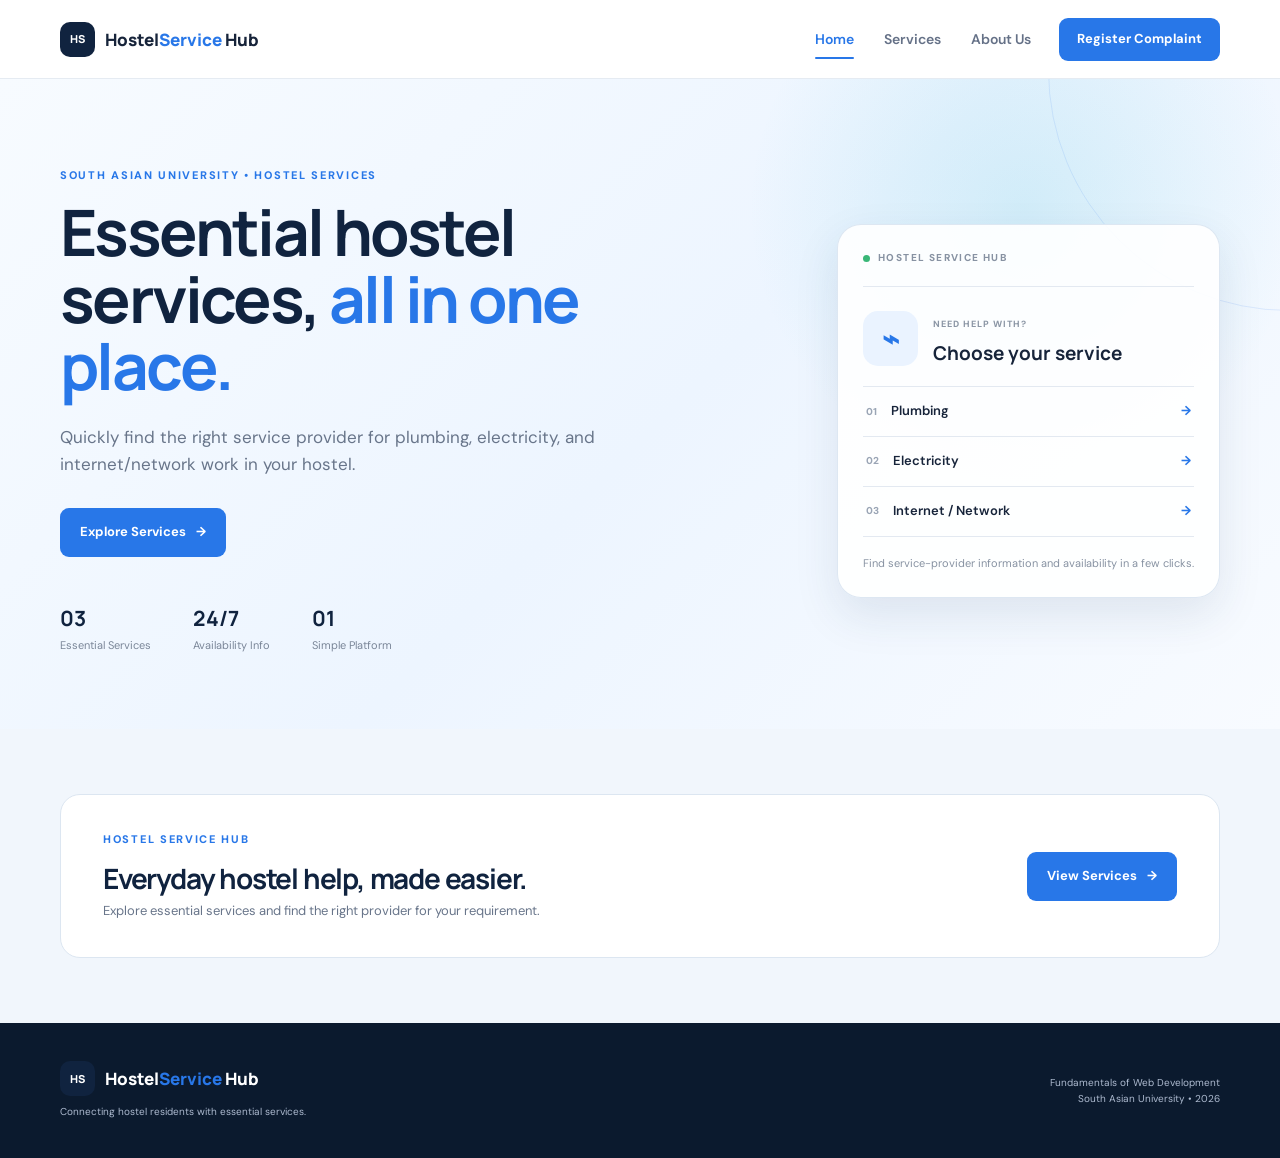
<file: index.html>
<!DOCTYPE html>
<html lang="en">
<head>
  <meta charset="UTF-8">
  <meta name="viewport" content="width=device-width, initial-scale=1.0">
  <title>Home | Hostel Service Hub</title>
  <link rel="stylesheet" href="css/style.css">
</head>
<body>

<header class="site-header">
  <div class="container nav-wrapper">
    <a href="index.html" class="logo"><span class="logo-mark">HS</span><span>Hostel<span class="logo-accent">Service</span> Hub</span></a>
    <nav class="navbar" aria-label="Main navigation">
      <a href="index.html" class="active">Home</a>
      <a href="pages/services.html" class="">Services</a>
      <a href="pages/about.html" class="">About Us</a>
    </nav>
    <a href="pages/complaint.html" class="nav-button">Register Complaint</a>
  </div>
</header>

<main>

<section class="hero">
  <div class="container hero-grid">
    <div class="hero-content">
      <p class="eyebrow">SOUTH ASIAN UNIVERSITY • HOSTEL SERVICES</p>
      <h1>Essential hostel services, <span>all in one place.</span></h1>
      <p class="hero-text">Quickly find the right service provider for plumbing, electricity, and internet/network work in your hostel.</p>
      <div class="hero-actions">
        <a href="pages/services.html" class="primary-button">Explore Services <span>→</span></a>
      </div>
      <div class="hero-stats">
        <div><strong>03</strong><span>Essential Services</span></div>
        <div><strong>24/7</strong><span>Availability Info</span></div>
        <div><strong>01</strong><span>Simple Platform</span></div>
      </div>
    </div>
    <div class="hero-card">
      <div class="hero-card-top"><span class="status-dot"></span><span>HOSTEL SERVICE HUB</span></div>
      <div class="service-preview"><div class="preview-icon blue">⌁</div><div><small>NEED HELP WITH?</small><h3>Choose your service</h3></div></div>
      <div class="preview-list">
        <div><span>01</span> Plumbing <b>→</b></div>
        <div><span>02</span> Electricity <b>→</b></div>
        <div><span>03</span> Internet / Network <b>→</b></div>
      </div>
      <p class="card-note">Find service-provider information and availability in a few clicks.</p>
    </div>
  </div>
</section>
<section class="contact-section">
  <div class="container contact-box">
    <div><p class="eyebrow">HOSTEL SERVICE HUB</p><h2>Everyday hostel help, made easier.</h2><p>Explore essential services and find the right provider for your requirement.</p></div>
    <a href="pages/services.html" class="primary-button">View Services <span>→</span></a>
  </div>
</section>

</main>

<footer class="site-footer">
  <div class="container footer-wrapper">
    <div>
      <a href="index.html" class="logo footer-logo"><span class="logo-mark">HS</span><span>Hostel<span class="logo-accent">Service</span> Hub</span></a>
      <p>Connecting hostel residents with essential services.</p>
    </div>
    <div class="footer-right">
      <p>Fundamentals of Web Development</p>
      <p>South Asian University • 2026</p>
    </div>
  </div>
</footer>

</body>
</html>
</file>
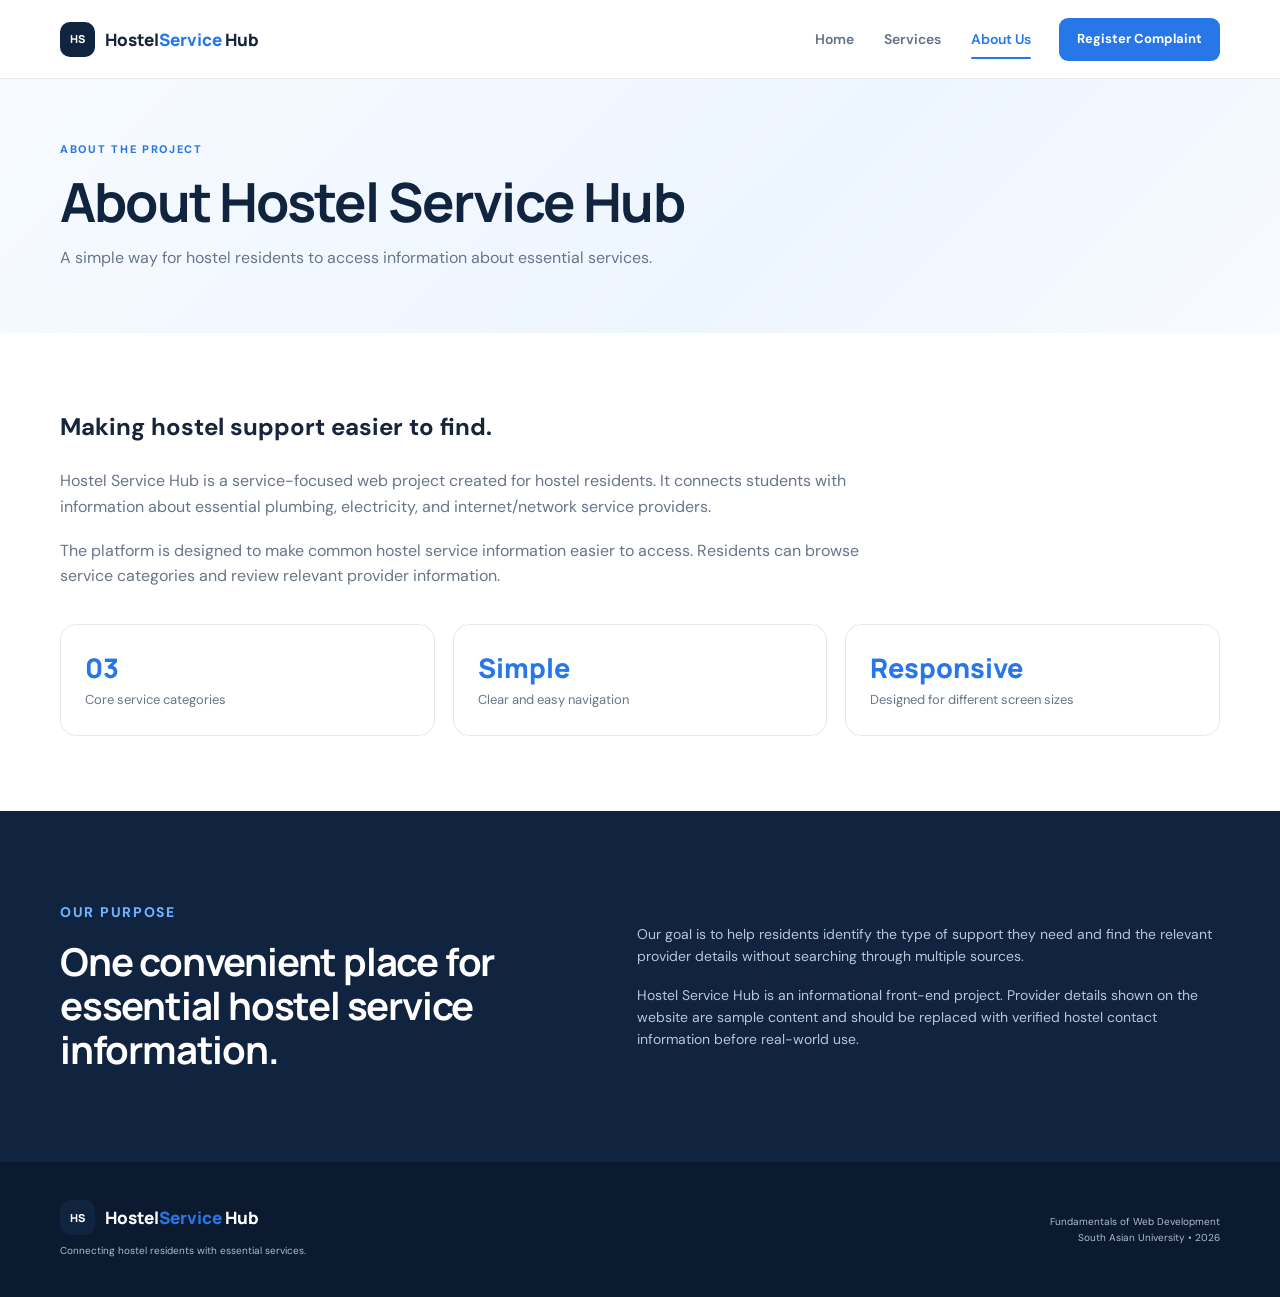
<file: pages/about.html>
<!DOCTYPE html>
<html lang="en">
<head>
  <meta charset="UTF-8">
  <meta name="viewport" content="width=device-width, initial-scale=1.0">
  <title>About Us | Hostel Service Hub</title>
  <link rel="stylesheet" href="../css/style.css">
</head>
<body>

<header class="site-header">
  <div class="container nav-wrapper">
    <a href="../index.html" class="logo"><span class="logo-mark">HS</span><span>Hostel<span class="logo-accent">Service</span> Hub</span></a>
    <nav class="navbar" aria-label="Main navigation">
      <a href="../index.html" class="">Home</a>
      <a href="services.html" class="">Services</a>
      <a href="about.html" class="active">About Us</a>
    </nav>
    <a href="complaint.html" class="nav-button">Register Complaint</a>
  </div>
</header>

<main>

<section class="page-banner"><div class="container">
  <p class="eyebrow">ABOUT THE PROJECT</p><h1>About Hostel Service Hub</h1>
  <p>A simple way for hostel residents to access information about essential services.</p>
</div></section>
<section class="page-content"><div class="container">
  <div class="about-copy">
    <h2 class="section-heading" style="margin-bottom:22px">Making hostel support easier to find.</h2>
    <p>Hostel Service Hub is a service-focused web project created for hostel residents. It connects students with information about essential plumbing, electricity, and internet/network service providers.</p>
    <p>The platform is designed to make common hostel service information easier to access. Residents can browse service categories and review relevant provider information.</p>
  </div>
  <div class="about-highlights">
    <div class="highlight-card"><strong>03</strong><span>Core service categories</span></div>
    <div class="highlight-card"><strong>Simple</strong><span>Clear and easy navigation</span></div>
    <div class="highlight-card"><strong>Responsive</strong><span>Designed for different screen sizes</span></div>
  </div>
</div></section>
<section class="about-section"><div class="container about-grid">
  <div><p class="eyebrow">OUR PURPOSE</p><h2>One convenient place for essential hostel service information.</h2></div>
  <div><p>Our goal is to help residents identify the type of support they need and find the relevant provider details without searching through multiple sources.</p><p>Hostel Service Hub is an informational front-end project. Provider details shown on the website are sample content and should be replaced with verified hostel contact information before real-world use.</p></div>
</div></section>

</main>

<footer class="site-footer">
  <div class="container footer-wrapper">
    <div>
      <a href="../index.html" class="logo footer-logo"><span class="logo-mark">HS</span><span>Hostel<span class="logo-accent">Service</span> Hub</span></a>
      <p>Connecting hostel residents with essential services.</p>
    </div>
    <div class="footer-right">
      <p>Fundamentals of Web Development</p>
      <p>South Asian University • 2026</p>
    </div>
  </div>
</footer>

</body>
</html>
</file>
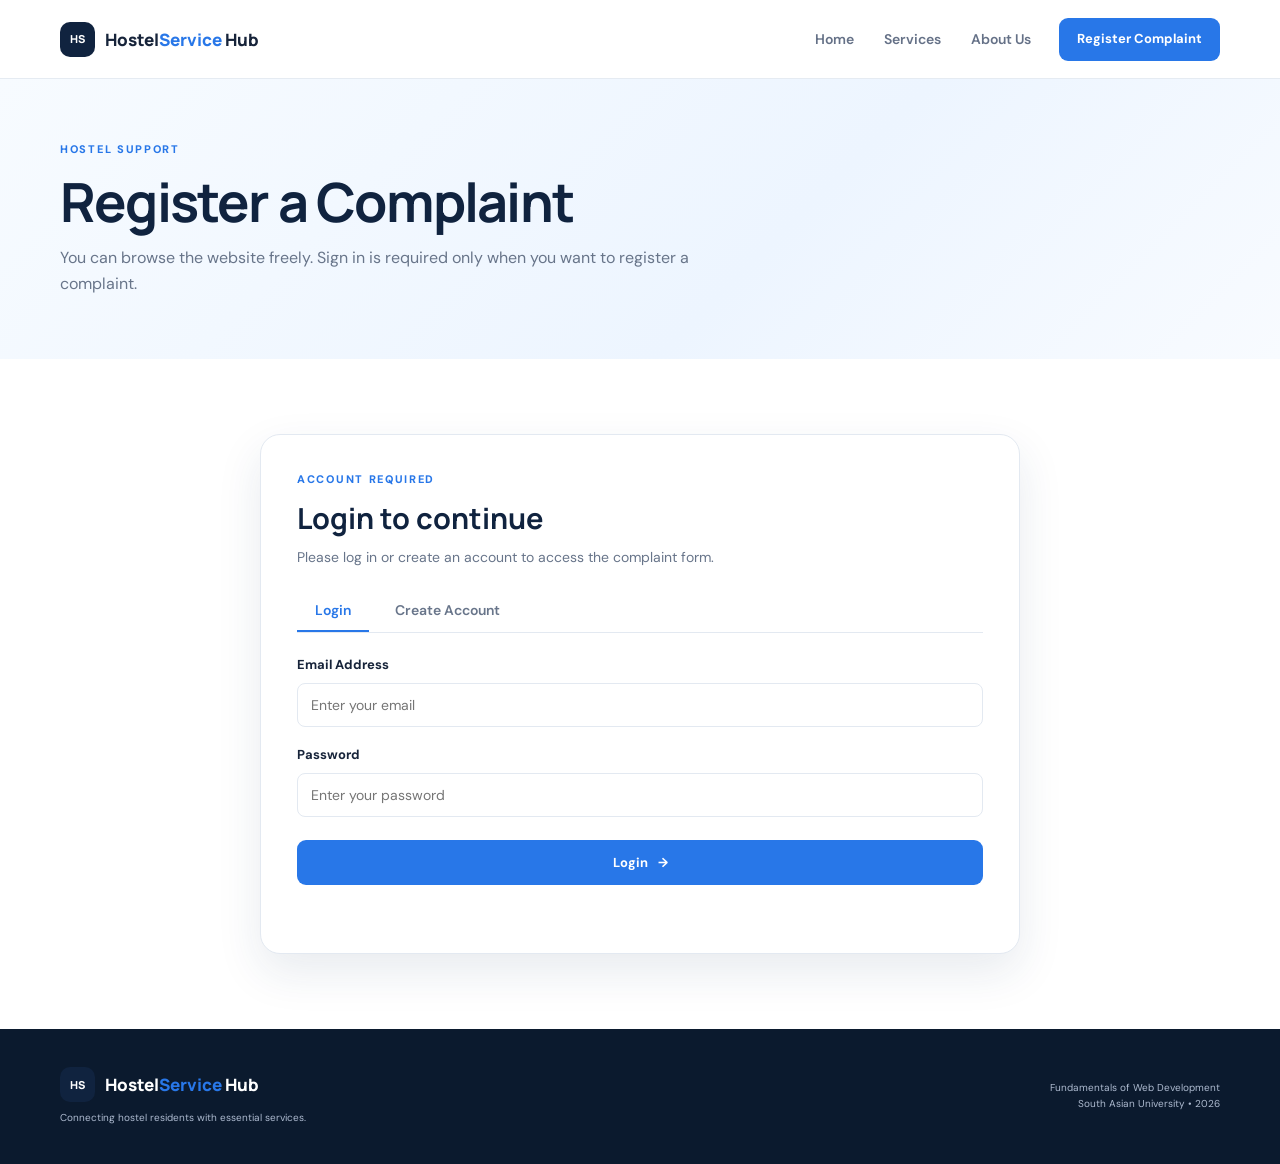
<file: pages/complaint.html>
<!DOCTYPE html>
<html lang="en">
<head>
  <meta charset="UTF-8">
  <meta name="viewport" content="width=device-width, initial-scale=1.0">
  <title>Register a Complaint | Hostel Service Hub</title>
  <link rel="stylesheet" href="../css/style.css">
</head>
<body>

<header class="site-header">
  <div class="container nav-wrapper">
    <a href="../index.html" class="logo"><span class="logo-mark">HS</span><span>Hostel<span class="logo-accent">Service</span> Hub</span></a>
    <nav class="navbar" aria-label="Main navigation">
      <a href="../index.html">Home</a>
      <a href="services.html">Services</a>
      <a href="about.html">About Us</a>
    </nav>
    <a href="complaint.html" class="nav-button">Register Complaint</a>
  </div>
</header>

<main>
  <section class="page-banner">
    <div class="container">
      <p class="eyebrow">HOSTEL SUPPORT</p>
      <h1>Register a Complaint</h1>
      <p>You can browse the website freely. Sign in is required only when you want to register a complaint.</p>
    </div>
  </section>

  <section class="page-content">
    <div class="container complaint-container">

      <!-- This section is shown to visitors who are not signed in. -->
      <div id="authSection" class="auth-card">
        <p class="eyebrow">ACCOUNT REQUIRED</p>
        <h2 id="authHeading">Login to continue</h2>
        <p class="auth-intro">Please log in or create an account to access the complaint form.</p>

        <div class="auth-tabs">
          <button type="button" id="showLoginButton" class="auth-tab active">Login</button>
          <button type="button" id="showRegisterButton" class="auth-tab">Create Account</button>
        </div>

        <form id="loginForm" class="simple-form">
          <label for="loginEmail">Email Address</label>
          <input id="loginEmail" type="email" placeholder="Enter your email" required>

          <label for="loginPassword">Password</label>
          <input id="loginPassword" type="password" placeholder="Enter your password" required>

          <button type="submit" class="primary-button auth-submit">Login <span>→</span></button>
          <p id="loginMessage" class="form-message" aria-live="polite"></p>
        </form>

        <form id="registerForm" class="simple-form hidden">
          <label for="registerName">Full Name</label>
          <input id="registerName" type="text" placeholder="Enter your full name" required>

          <label for="registerEmail">Email Address</label>
          <input id="registerEmail" type="email" placeholder="Enter your email" required>

          <label for="registerPassword">Create Password</label>
          <input id="registerPassword" type="password" placeholder="At least 6 characters" minlength="6" required>

          <label for="confirmPassword">Confirm Password</label>
          <input id="confirmPassword" type="password" placeholder="Enter your password again" minlength="6" required>

          <button type="submit" class="primary-button auth-submit">Create Account <span>→</span></button>
          <p id="registerMessage" class="form-message" aria-live="polite"></p>
        </form>
      </div>

      <!-- This section is shown only after a successful login. -->
      <div id="complaintSection" class="complaint-card hidden">
        <div class="complaint-heading">
          <div>
            <p class="eyebrow">COMPLAINT FORM</p>
            <h2>Tell us what needs attention</h2>
            <p id="welcomeMessage" class="auth-intro"></p>
          </div>
          <button type="button" id="logoutButton" class="logout-button">Log out</button>
        </div>

        <form id="complaintForm" class="simple-form">
          <label for="complaintCategory">Service Category</label>
          <select id="complaintCategory" required>
            <option value="">Select a service</option>
            <option value="Plumbing">Plumbing</option>
            <option value="Electricity">Electricity</option>
            <option value="Internet / Network">Internet / Network</option>
          </select>

          <label for="roomNumber">Hostel / Room Number</label>
          <input id="roomNumber" type="text" placeholder="For example: Hostel A, Room 204" required>

          <label for="complaintDescription">Describe the Problem</label>
          <textarea id="complaintDescription" placeholder="Explain the issue clearly..." required></textarea>

          <button type="submit" class="primary-button auth-submit">Submit Complaint <span>→</span></button>
          <p id="complaintMessage" class="form-message" aria-live="polite"></p>
        </form>
      </div>

    </div>
  </section>
</main>

<footer class="site-footer">
  <div class="container footer-wrapper">
    <div>
      <a href="../index.html" class="logo footer-logo"><span class="logo-mark">HS</span><span>Hostel<span class="logo-accent">Service</span> Hub</span></a>
      <p>Connecting hostel residents with essential services.</p>
    </div>
    <div class="footer-right">
      <p>Fundamentals of Web Development</p>
      <p>South Asian University • 2026</p>
    </div>
  </div>
</footer>

<script src="../js/complaint.js"></script>
</body>
</html>
</file>
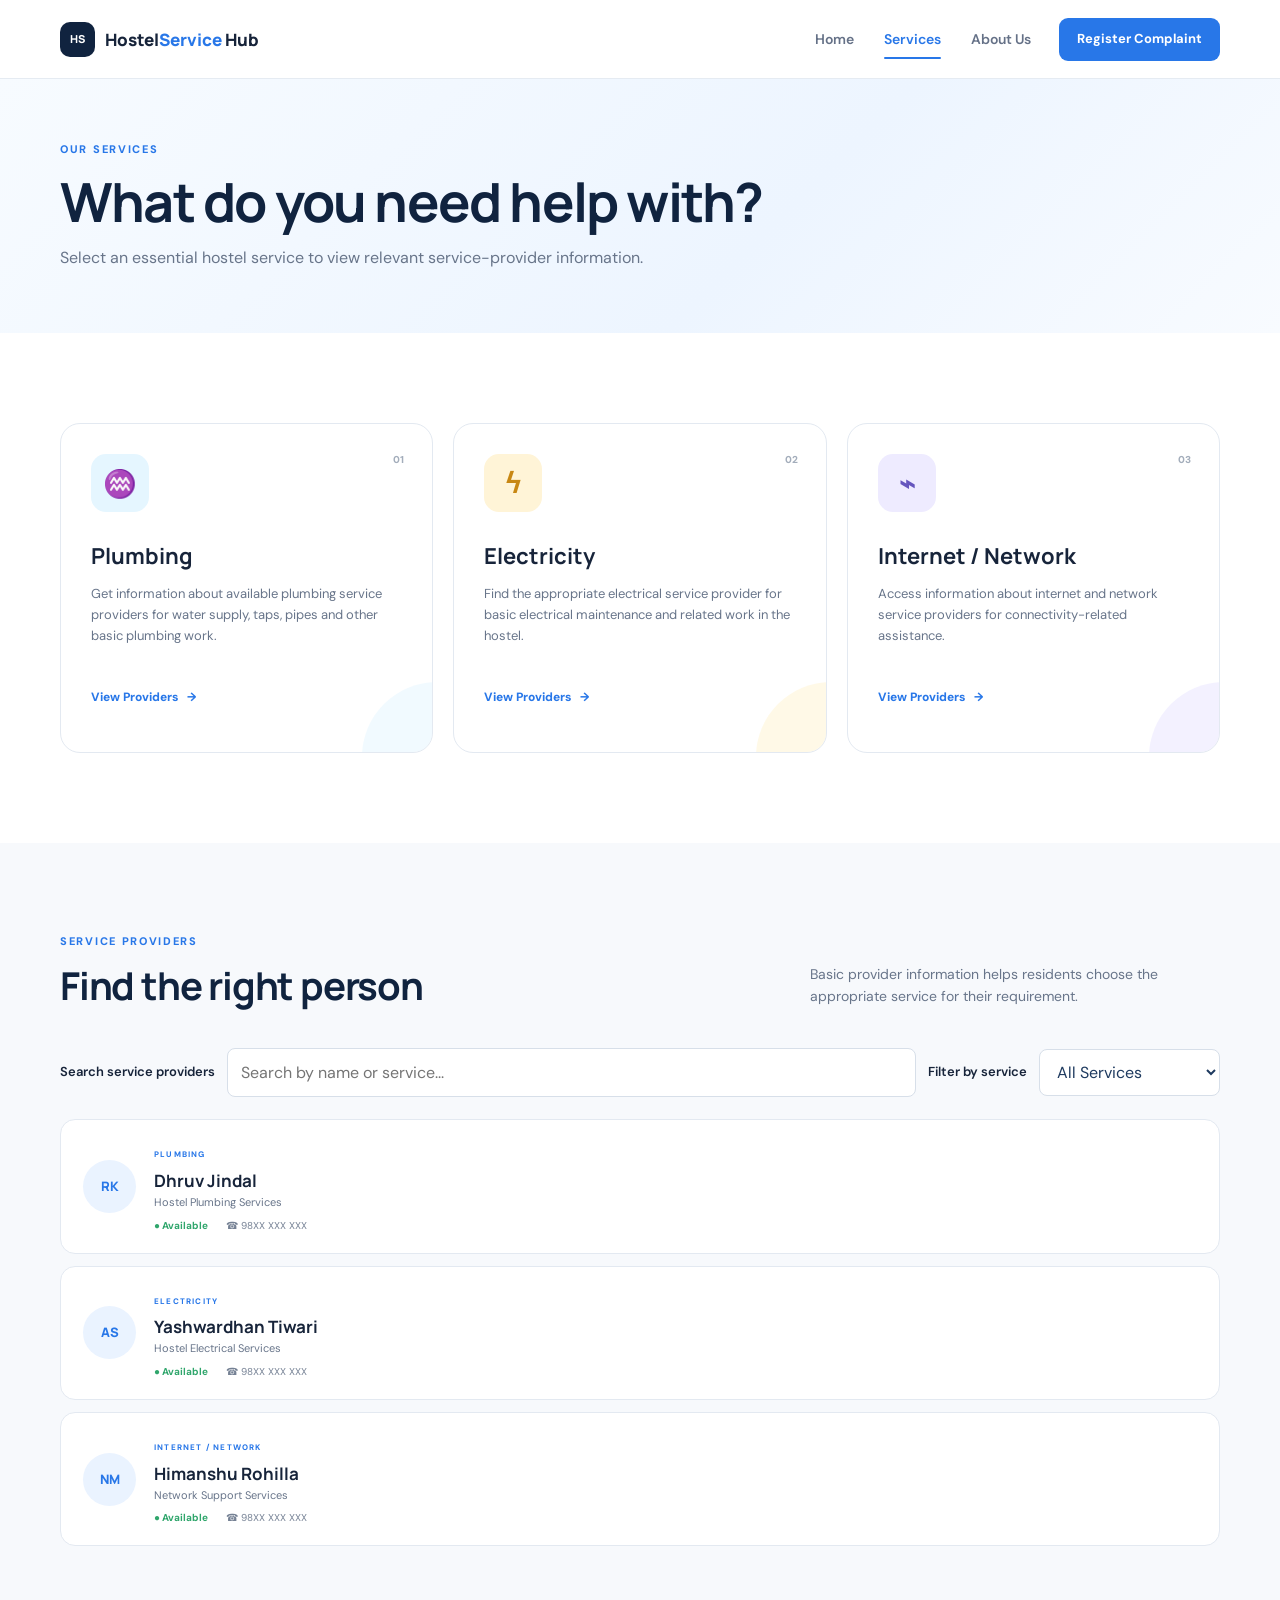
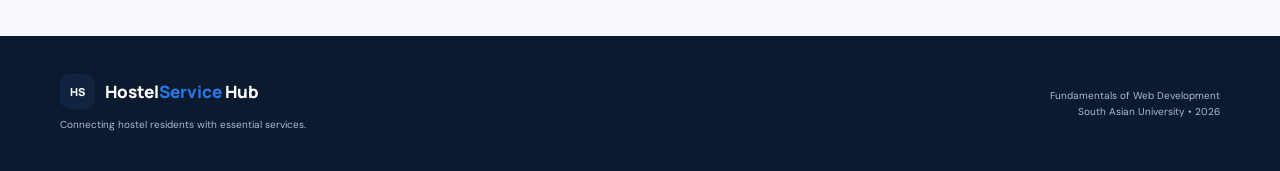
<file: pages/services.html>
<!DOCTYPE html>
<html lang="en">
<head>
  <meta charset="UTF-8">
  <meta name="viewport" content="width=device-width, initial-scale=1.0">
  <title>Services | Hostel Service Hub</title>
  <link rel="stylesheet" href="../css/style.css">
  <script src="../js/search-filter.js" defer></script>
</head>
<body>

<header class="site-header">
  <div class="container nav-wrapper">
    <a href="../index.html" class="logo"><span class="logo-mark">HS</span><span>Hostel<span class="logo-accent">Service</span> Hub</span></a>
    <nav class="navbar" aria-label="Main navigation">
      <a href="../index.html" class="">Home</a>
      <a href="services.html" class="active">Services</a>
      <a href="about.html" class="">About Us</a>
    </nav>
    <a href="complaint.html" class="nav-button">Register Complaint</a>
  </div>
</header>

<main>

<section class="page-banner"><div class="container">
  <p class="eyebrow">OUR SERVICES</p><h1>What do you need help with?</h1>
  <p>Select an essential hostel service to view relevant service-provider information.</p>
</div></section>
<section class="services-section">
  <div class="container">
    <div class="service-grid">
      <article class="service-card plumbing"><div class="card-number">01</div><div class="service-icon">♒</div><h3>Plumbing</h3><p>Get information about available plumbing service providers for water supply, taps, pipes and other basic plumbing work.</p><a href="#providers">View Providers <span>→</span></a></article>
      <article class="service-card electricity"><div class="card-number">02</div><div class="service-icon">ϟ</div><h3>Electricity</h3><p>Find the appropriate electrical service provider for basic electrical maintenance and related work in the hostel.</p><a href="#providers">View Providers <span>→</span></a></article>
      <article class="service-card internet"><div class="card-number">03</div><div class="service-icon">⌁</div><h3>Internet / Network</h3><p>Access information about internet and network service providers for connectivity-related assistance.</p><a href="#providers">View Providers <span>→</span></a></article>
    </div>
  </div>
</section>
<section id="providers" class="providers-section">
  <div class="container">
    <div class="section-heading"><div><p class="eyebrow">SERVICE PROVIDERS</p><h2>Find the right person</h2></div><p>Basic provider information helps residents choose the appropriate service for their requirement.</p></div>
    <div class="provider-search-controls">
      <label for="providerSearch">Search service providers</label>
      <input type="search" id="providerSearch" placeholder="Search by name or service..." aria-label="Search providers by name or service">
      <label for="providerCategory">Filter by service</label>
      <select id="providerCategory" aria-label="Filter providers by service">
        <option value="all">All Services</option>
        <option value="plumbing">Plumbing</option>
        <option value="electricity">Electricity</option>
        <option value="internet">Internet / Network</option>
      </select>
    </div>
    <p id="providerNoResults" class="provider-no-results" hidden>No matching service providers found.</p>
    <div class="provider-grid">
      <article class="provider-card"><div class="provider-avatar">RK</div><div class="provider-info"><span class="provider-tag">PLUMBING</span><h3>Dhruv Jindal</h3><p>Hostel Plumbing Services</p><div class="provider-meta"><span>● Available</span><span>☎ 98XX XXX XXX</span></div></div></article>
      <article class="provider-card"><div class="provider-avatar">AS</div><div class="provider-info"><span class="provider-tag">ELECTRICITY</span><h3>Yashwardhan Tiwari</h3><p>Hostel Electrical Services</p><div class="provider-meta"><span>● Available</span><span>☎ 98XX XXX XXX</span></div></div></article>
      <article class="provider-card"><div class="provider-avatar">NM</div><div class="provider-info"><span class="provider-tag">INTERNET / NETWORK</span><h3>Himanshu Rohilla</h3><p>Network Support Services</p><div class="provider-meta"><span>● Available</span><span>☎ 98XX XXX XXX</span></div></div></article>
    </div>
  </div>
</section>

</main>

<footer class="site-footer">
  <div class="container footer-wrapper">
    <div>
      <a href="../index.html" class="logo footer-logo"><span class="logo-mark">HS</span><span>Hostel<span class="logo-accent">Service</span> Hub</span></a>
      <p>Connecting hostel residents with essential services.</p>
    </div>
    <div class="footer-right">
      <p>Fundamentals of Web Development</p>
      <p>South Asian University • 2026</p>
    </div>
  </div>
</footer>

</body>
</html>
</file>
<file: css/style.css>
@import url('https://fonts.googleapis.com/css2?family=DM+Sans:wght@400;500;600;700&family=Manrope:wght@500;600;700;800&display=swap');:root{--navy:#10233f;--blue:#2877e8;--blue-dark:#1b5fbe;--sky:#eaf3ff;--cyan:#36b9d8;--yellow:#f5b940;--orange:#e58b35;--ink:#17243a;--muted:#68758a;--line:#e3e9f1;--surface:#f7f9fc;--white:#ffffff;--shadow:0 18px 45px rgba(25,55,95,0.10);--radius:20px}
*{box-sizing:border-box;margin:0;padding:0}
html{scroll-behavior:smooth}
body{font-family:"DM Sans",Arial,sans-serif;color:var(--ink);background:var(--white);line-height:1.6}
a{color:inherit;text-decoration:none}
.container{width:min(1160px,calc(100% - 48px));margin:0 auto}
.site-header{position:sticky;top:0;z-index:100;background:rgba(255,255,255,0.96);border-bottom:1px solid rgba(227,233,241,0.9);backdrop-filter:blur(12px)}
.nav-wrapper{min-height:78px;display:flex;align-items:center;justify-content:space-between;gap:28px}
.logo{display:flex;align-items:center;gap:10px;font-family:"Manrope",sans-serif;font-weight:800;font-size:17px;white-space:nowrap}
.logo-mark{width:35px;height:35px;display:grid;place-items:center;border-radius:10px;color:var(--white);background:var(--navy);font-size:11px;letter-spacing:.5px}
.logo-accent{color:var(--blue)}
.navbar{display:flex;align-items:center;gap:30px;margin-left:auto}
.navbar a{position:relative;color:#657187;font-size:14px;font-weight:600;padding:28px 0;transition:color .2s ease}
.navbar a:hover,.navbar a.active{color:var(--blue)}
.navbar a.active::after{content:"";position:absolute;left:0;right:0;bottom:19px;height:2px;border-radius:2px;background:var(--blue)}
.nav-button,.primary-button,.secondary-button,.contact-button{display:inline-flex;align-items:center;justify-content:center;gap:10px;border-radius:9px;font-size:13px;font-weight:700;transition:transform .2s ease,box-shadow .2s ease,background .2s ease}
.nav-button{padding:11px 18px;color:var(--white);background:var(--blue)}
.nav-button:hover,.primary-button:hover,.contact-button:hover{transform:translateY(-2px);box-shadow:0 10px 22px rgba(40,119,232,.20)}
.hero{position:relative;overflow:hidden;padding:88px 0 74px;background:radial-gradient(circle at 80% 20%,rgba(53,184,216,.16),transparent 24%),linear-gradient(135deg,#f7fbff 0%,#edf5ff 52%,#f8fbff 100%)}
.hero::before{content:"";position:absolute;width:480px;height:480px;right:-250px;top:-250px;border:1px solid rgba(40,119,232,.12);border-radius:50%}
.hero-grid{display:grid;grid-template-columns:1.08fr .92fr;align-items:center;gap:76px}
.eyebrow{color:var(--blue);font-size:11px;font-weight:800;letter-spacing:1.7px;margin-bottom:13px}
.hero h1{max-width:690px;font-family:"Manrope",sans-serif;font-size:clamp(42px,5vw,67px);line-height:1.05;letter-spacing:-2.6px;color:var(--navy)}
.hero h1 span{color:var(--blue)}
.hero-text{max-width:610px;margin:24px 0 30px;color:var(--muted);font-size:17px}
.hero-actions{display:flex;gap:13px;flex-wrap:wrap}
.primary-button{padding:14px 20px;color:var(--white);background:var(--blue)}
.secondary-button{padding:14px 20px;color:var(--navy);background:var(--white);border:1px solid var(--line)}
.hero-stats{display:flex;gap:42px;margin-top:45px}
.hero-stats div{display:flex;flex-direction:column}
.hero-stats strong{color:var(--navy);font-family:"Manrope",sans-serif;font-size:21px}
.hero-stats span{color:#7a8698;font-size:11px;margin-top:2px}
.hero-card{position:relative;max-width:440px;justify-self:end;padding:25px;border:1px solid rgba(218,229,241,.9);border-radius:24px;background:rgba(255,255,255,.90);box-shadow:var(--shadow)}
.hero-card-top{display:flex;align-items:center;gap:8px;color:#8792a2;font-size:10px;font-weight:800;letter-spacing:1.4px;padding-bottom:20px;border-bottom:1px solid var(--line)}
.status-dot{width:7px;height:7px;border-radius:50%;background:#39b777}
.service-preview{display:flex;align-items:center;gap:15px;padding:22px 0 18px}
.preview-icon,.service-icon{display:grid;place-items:center;border-radius:15px;font-family:"Manrope",sans-serif;font-weight:800}
.preview-icon{width:55px;height:55px;font-size:29px;background:var(--sky);color:var(--blue)}
.service-preview small{color:#8b96a5;font-size:9px;font-weight:800;letter-spacing:1px}
.service-preview h3{margin-top:3px;font-family:"Manrope",sans-serif;font-size:19px}
.preview-list{border-top:1px solid var(--line)}
.preview-list div{display:flex;align-items:center;gap:14px;padding:14px 3px;border-bottom:1px solid var(--line);color:var(--ink);font-size:13px;font-weight:600}
.preview-list span{color:#9aa5b5;font-size:10px;font-weight:800}
.preview-list b{margin-left:auto;color:var(--blue)}
.card-note{padding-top:18px;color:#8792a2;font-size:11px}
.services-section,.providers-section{padding:90px 0}
.services-section{background:var(--white)}
.providers-section{background:var(--surface)}
.section-heading{display:flex;align-items:end;justify-content:space-between;gap:40px;margin-bottom:40px}
.section-heading h2,.about-section h2,.contact-box h2{font-family:"Manrope",sans-serif;color:var(--navy);font-size:clamp(29px,3vw,39px);line-height:1.15;letter-spacing:-1.2px}
.section-heading>p{max-width:410px;color:var(--muted);font-size:14px}
.service-grid{display:grid;grid-template-columns:repeat(3,1fr);gap:20px}
.service-card{position:relative;min-height:330px;padding:30px;border-radius:var(--radius);border:1px solid var(--line);background:var(--white);overflow:hidden;transition:transform .25s ease,box-shadow .25s ease}
.service-card:hover{transform:translateY(-6px);box-shadow:var(--shadow)}
.service-card::after{content:"";position:absolute;width:150px;height:150px;border-radius:50%;right:-80px;bottom:-80px;opacity:.45}
.service-card.plumbing::after{background:#dff3ff}
.service-card.electricity::after{background:#fff1c9}
.service-card.internet::after{background:#e5e0ff}
.card-number{position:absolute;top:28px;right:28px;color:#a3adbb;font-size:10px;font-weight:800}
.service-icon{width:58px;height:58px;margin-bottom:27px;font-size:27px}
.plumbing .service-icon{color:#1484bc;background:#e5f6ff}
.electricity .service-icon{color:#c88713;background:#fff4d7}
.internet .service-icon{color:#6555be;background:#eeebff}
.service-card h3{font-family:"Manrope",sans-serif;font-size:22px;margin-bottom:10px}
.service-card p{min-height:85px;color:var(--muted);font-size:13px}
.service-card a{display:inline-flex;gap:9px;margin-top:19px;color:var(--blue);font-size:12px;font-weight:800}
.provider-grid{display:grid;grid-template-columns:1fr;gap:12px}
.provider-card{display:grid;grid-template-columns:auto 1fr auto;align-items:center;gap:18px;padding:19px 22px;border:1px solid var(--line);border-radius:15px;background:var(--white)}
.provider-avatar{width:53px;height:53px;display:grid;place-items:center;border-radius:50%;color:var(--blue);background:var(--sky);font-family:"Manrope",sans-serif;font-size:13px;font-weight:800}
.provider-tag{color:var(--blue);font-size:8px;font-weight:800;letter-spacing:1.2px}
.provider-info h3{margin:2px 0 0;font-family:"Manrope",sans-serif;font-size:17px}
.provider-info p{color:var(--muted);font-size:11px}
.provider-meta{display:flex;gap:18px;margin-top:6px;color:#758194;font-size:10px}
.provider-meta span:first-child{color:#30a66c;font-weight:700}
.contact-button{padding:9px 15px;color:var(--blue);background:var(--sky)}
.about-section{padding:90px 0;background:var(--navy);color:var(--white)}
.about-grid{display:grid;grid-template-columns:.9fr 1.1fr;gap:100px;align-items:center}
.about-section .eyebrow{color:#70b3ff}
.about-section h2{color:var(--white)}
.about-section p{color:#b7c5d8;font-size:14px;margin-bottom:16px}
.about-section p:last-child{margin-bottom:0}
.contact-section{padding:65px 0;background:#f1f6fc}
.contact-box{display:flex;align-items:center;justify-content:space-between;gap:30px;padding:36px 42px;border:1px solid #dce6f1;border-radius:20px;background:var(--white)}
.contact-box h2{font-size:28px;margin-bottom:7px}
.contact-box p:not(.eyebrow){color:var(--muted);font-size:13px}
.site-footer{padding:38px 0;background:#0b1a2e;color:#aebbd0}
.footer-wrapper{display:flex;align-items:center;justify-content:space-between;gap:30px}
.footer-logo{color:var(--white);margin-bottom:8px}
.site-footer p{font-size:10px}
.footer-right{text-align:right}
@media (max-width:980px){.navbar{gap:18px}
.nav-button{display:none}
.hero-grid{grid-template-columns:1fr;gap:45px}
.hero-card{justify-self:start;width:min(100%,440px)}
.service-grid{grid-template-columns:1fr}
.service-card{min-height:auto}
.service-card p{min-height:auto}
.about-grid{grid-template-columns:1fr;gap:35px}
}
@media (max-width:700px){.container{width:min(100% - 30px,1160px)}
.nav-wrapper{min-height:68px}
.logo{font-size:14px}
.navbar{display:none}
.hero{padding:62px 0 58px}
.hero h1{font-size:42px;letter-spacing:-1.8px}
.hero-text{font-size:15px}
.hero-stats{gap:20px;justify-content:space-between}
.hero-stats span{font-size:9px}
.section-heading{display:block}
.section-heading>p{margin-top:15px}
.services-section,.providers-section,.about-section{padding:65px 0}
.provider-card{grid-template-columns:auto 1fr}
.provider-card .contact-button{grid-column:2;justify-self:start}
.contact-box{display:block;padding:28px}
.contact-box .primary-button{margin-top:22px}
.footer-wrapper{display:block}
.footer-right{margin-top:20px;text-align:left}
}
.page-banner{padding:62px 0;background:linear-gradient(135deg,#f7fbff 0%,#edf5ff 60%,#f8fbff 100%)}
.page-banner h1{color:var(--navy);font-family:"Manrope",sans-serif;font-size:clamp(36px,5vw,54px);line-height:1.1;letter-spacing:-1.8px}
.page-banner p:not(.eyebrow){max-width:650px;margin-top:14px;color:var(--muted);font-size:16px}
.page-content{padding:75px 0}
.about-copy{max-width:850px}
.about-copy p{color:var(--muted);margin:0 0 18px}
.about-highlights{display:grid;grid-template-columns:repeat(3,1fr);gap:18px;margin-top:35px}
.highlight-card{padding:24px;border:1px solid var(--line);border-radius:16px;background:var(--white)}
.highlight-card strong{display:block;color:var(--blue);font:800 27px "Manrope",sans-serif}
.highlight-card span{color:var(--muted);font-size:13px}
.contact-layout{display:grid;grid-template-columns:.85fr 1.15fr;gap:45px;align-items:start}
.contact-details{padding:28px;border-radius:18px;background:var(--navy);color:white}
.contact-details h2{margin-bottom:12px;font:700 25px "Manrope",sans-serif}
.contact-details p{color:#c4d0df;margin:12px 0;font-size:14px}
.contact-form{padding:30px;border:1px solid var(--line);border-radius:18px;background:white;box-shadow:var(--shadow)}
.contact-form label{display:block;margin:0 0 7px;color:var(--ink);font-size:13px;font-weight:700}
.contact-form input,.contact-form select,.contact-form textarea{width:100%;margin-bottom:18px;padding:12px 13px;border:1px solid var(--line);border-radius:8px;font:14px "DM Sans",sans-serif;color:var(--ink);background:#fff}
.contact-form textarea{min-height:125px;resize:vertical}
.contact-form button{border:0;cursor:pointer;font-family:"DM Sans",sans-serif}
@media (max-width:700px){.about-highlights,.contact-layout{grid-template-columns:1fr}
.page-content{padding:55px 0}
.contact-form{padding:22px}
}


/* Login and complaint page */
.complaint-container{max-width:760px}
.auth-card,.complaint-card{padding:36px;border:1px solid var(--line);border-radius:20px;background:var(--white);box-shadow:var(--shadow)}
.auth-card h2,.complaint-card h2{font-family:"Manrope",sans-serif;color:var(--navy);font-size:29px;line-height:1.2}
.auth-intro{margin:10px 0 22px;color:var(--muted);font-size:14px}
.auth-tabs{display:flex;gap:8px;margin:22px 0;border-bottom:1px solid var(--line)}
.auth-tab{padding:11px 18px;border:0;border-bottom:2px solid transparent;background:transparent;color:var(--muted);font:600 14px "DM Sans",sans-serif;cursor:pointer}
.auth-tab.active{border-bottom-color:var(--blue);color:var(--blue)}
.simple-form label{display:block;margin:0 0 7px;color:var(--ink);font-size:13px;font-weight:700}
.simple-form input,.simple-form select,.simple-form textarea{width:100%;margin-bottom:18px;padding:12px 13px;border:1px solid var(--line);border-radius:8px;font:14px "DM Sans",sans-serif;color:var(--ink);background:#fff}
.simple-form textarea{min-height:130px;resize:vertical}
.simple-form button{border:0;cursor:pointer;font-family:"DM Sans",sans-serif}
.auth-submit{width:100%;margin-top:5px}
.hidden{display:none!important}
.form-message{min-height:20px;margin-top:12px;font-size:13px;font-weight:600}
.error-message{color:#c0392b}
.success-message{color:#16834a}
.demo-note{margin-top:22px;padding:13px 15px;border-radius:9px;background:var(--surface);color:var(--muted);font-size:11px}
.complaint-heading{display:flex;justify-content:space-between;align-items:flex-start;gap:20px;margin-bottom:25px}
.logout-button{padding:9px 14px;border:1px solid var(--line);border-radius:8px;background:var(--white);color:var(--navy);font:600 12px "DM Sans",sans-serif;cursor:pointer}
.logout-button:hover{border-color:var(--blue);color:var(--blue)}
@media (max-width:700px){.auth-card,.complaint-card{padding:23px}.complaint-heading{display:block}.logout-button{margin-top:15px}}


/* Service provider search and filter */
.provider-search-controls{display:flex;flex-wrap:wrap;align-items:center;gap:12px;margin:22px 0}
.provider-search-controls label{font-weight:600;font-size:13px}
.provider-search-controls input,.provider-search-controls select{padding:11px 13px;border:1px solid #d7dfe9;border-radius:8px;background:#fff;color:#1e3a5f;font:inherit;max-width:100%}
.provider-search-controls input{flex:1;min-width:190px}
.provider-no-results{margin:20px 0;color:#536174}
@media(max-width:650px){.provider-search-controls{align-items:stretch;flex-direction:column}.provider-search-controls input,.provider-search-controls select{width:100%}}
</file>
